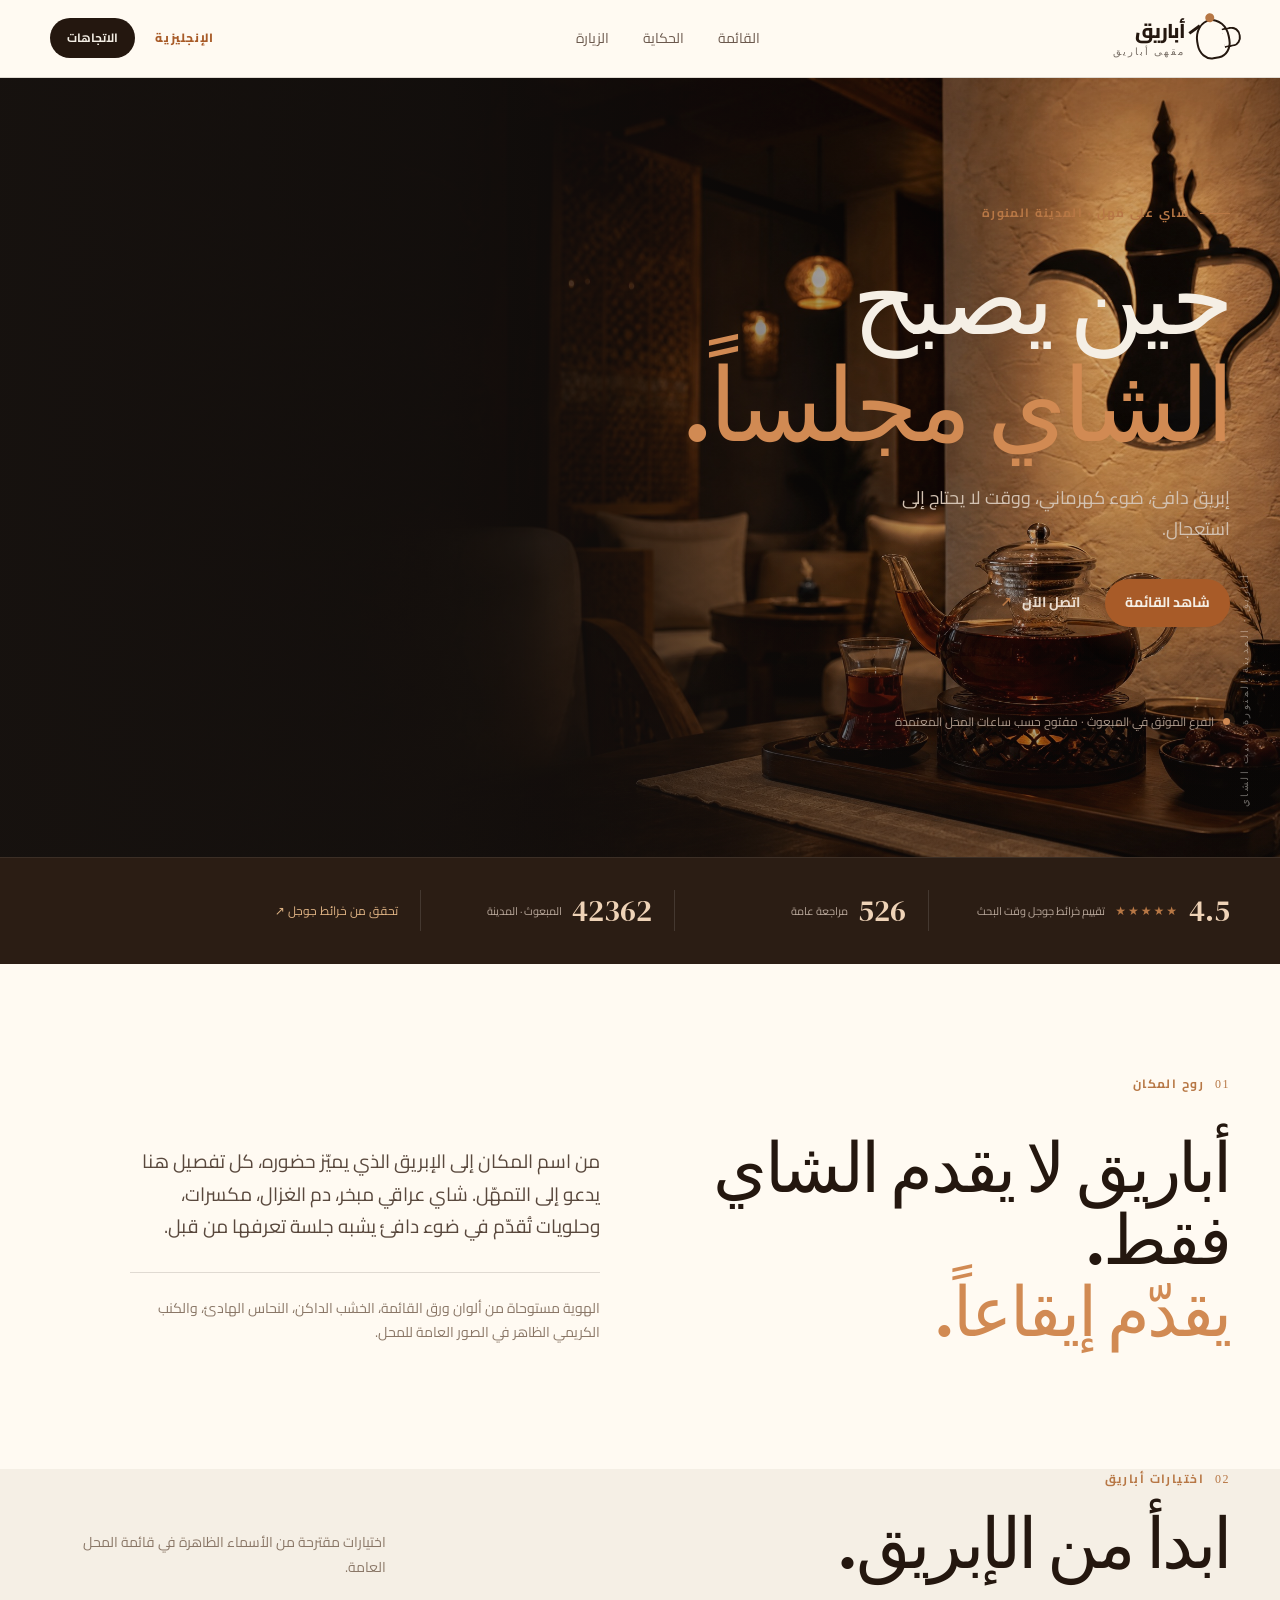
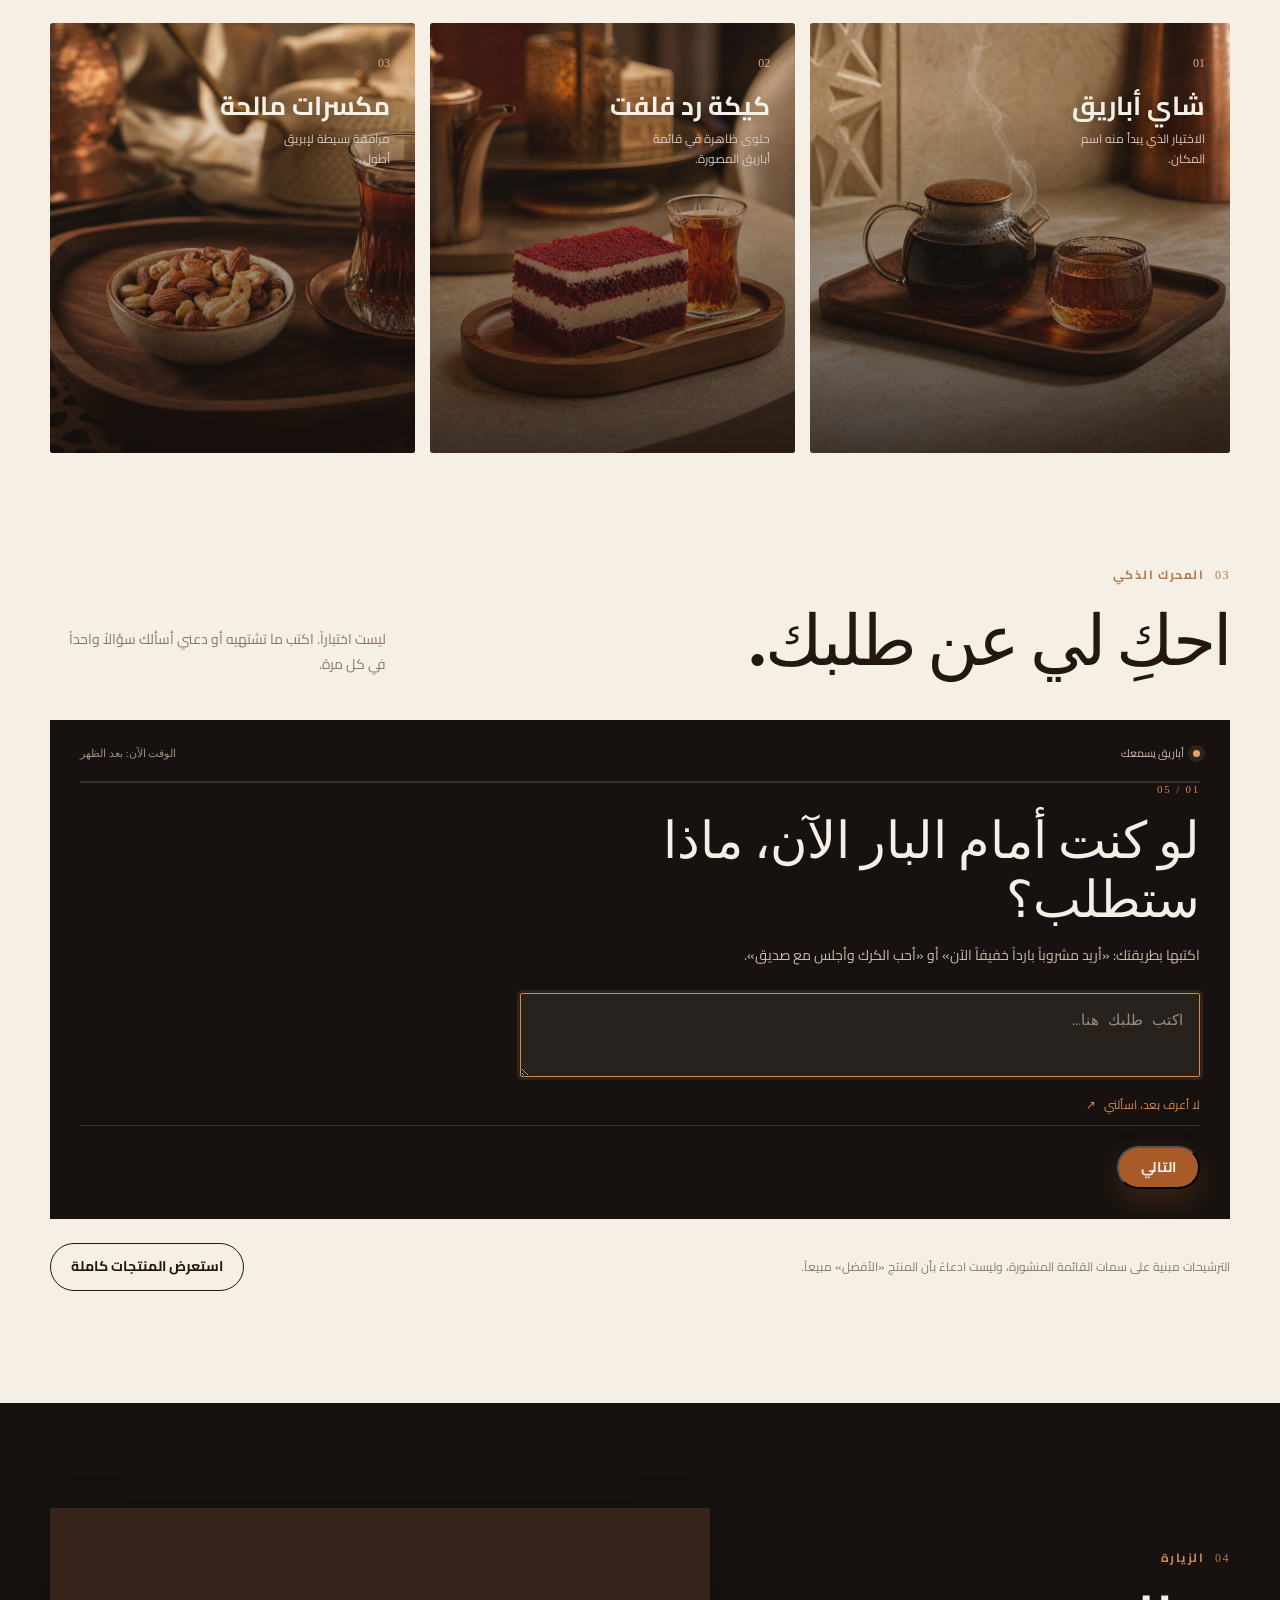
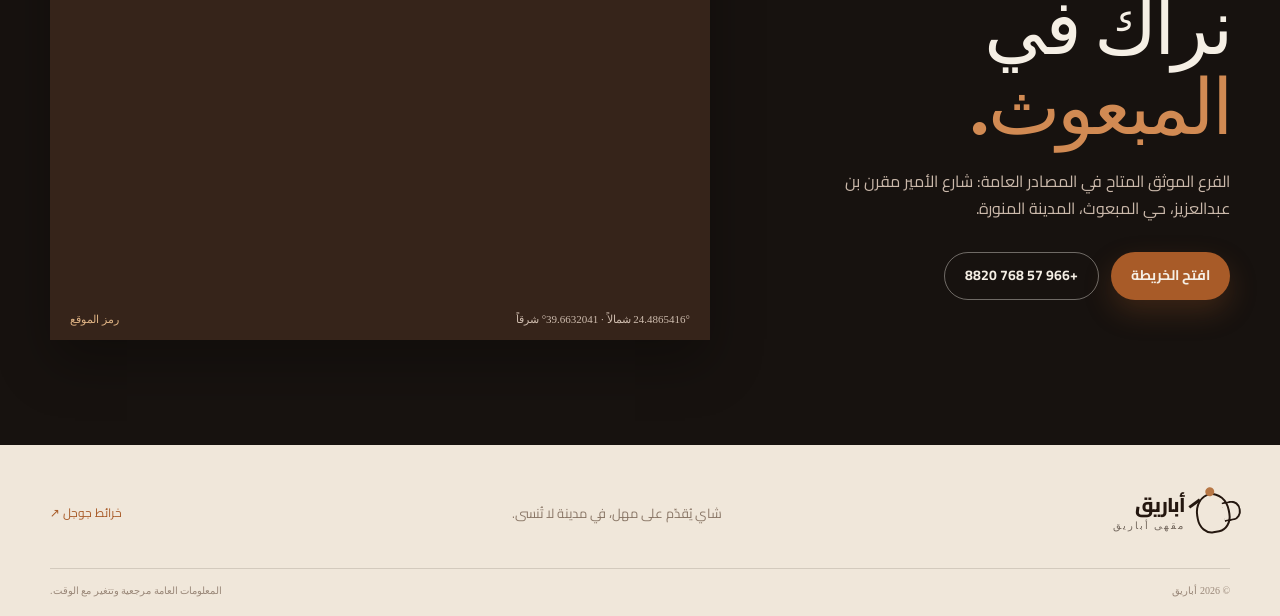
<file: index.html>
<!doctype html>
<html lang="ar" dir="rtl">
  <head>
    <meta charset="UTF-8" />
    <meta name="viewport" content="width=device-width, initial-scale=1" />
    <meta name="description" content="أباريق — شاي على مهل، بطابع المدينة المنورة." />
    <meta name="theme-color" content="#24170f" />
    <title>أباريق | مقهى أباريق</title>
    <link rel="preconnect" href="https://fonts.googleapis.com" />
    <link rel="preconnect" href="https://fonts.gstatic.com" crossorigin />
    <link href="https://fonts.googleapis.com/css2?family=Cairo:wght@400;500;600;700;800&family=DM+Serif+Display&display=swap" rel="stylesheet" />
    <link rel="stylesheet" href="styles.css" />
  </head>
  <body>
    <a class="skip-link" href="#mainContent">تخطى إلى المحتوى</a>
    <div class="scroll-progress" id="scrollProgress" aria-hidden="true"></div>
    <header class="site-header" id="top">
      <a class="brand" href="#top" aria-label="أباريق">
        <span class="brand-mark" aria-hidden="true"><span></span></span>
        <span><b>أباريق</b><small data-i18n="brandName">مقهى أباريق</small></span>
      </a>
      <button class="menu-toggle" id="menuToggle" type="button" aria-expanded="false" aria-controls="siteNav" aria-label="فتح القائمة">☰</button>
      <nav class="nav-links" id="siteNav" aria-label="التنقل الرئيسي">
        <a href="products.html" data-i18n="navMenu">القائمة</a>
        <a href="#story" data-i18n="navStory">الحكاية</a>
        <a href="#visit" data-i18n="navVisit">الزيارة</a>
      </nav>
      <div class="header-actions">
        <button class="lang-toggle" id="langToggle" type="button">الإنجليزية</button>
        <a class="button button-small" href="https://maps.app.goo.gl/EAAQWbcBdx2AiWVx8?g_st=aw" target="_blank" rel="noreferrer" data-i18n="directions">الاتجاهات</a>
      </div>
    </header>

    <main id="mainContent">
      <section class="hero section-dark">
        <div class="hero-image" role="img" aria-label="إبريق شاي وأجواء دافئة في أباريق"></div>
        <div class="hero-overlay"></div>
        <div class="hero-content container">
          <p class="eyebrow" data-i18n="eyebrow">شاي على مهل · المدينة المنورة</p>
          <h1 data-i18n="heroTitle">حين يصبح<br /><em>الشاي مجلساً.</em></h1>
          <p class="hero-copy" data-i18n="heroCopy">إبريق دافئ، ضوء كهرماني، ووقت لا يحتاج إلى استعجال.</p>
          <div class="hero-actions">
            <a class="button button-primary" href="products.html" data-i18n="viewMenu">شاهد القائمة</a>
            <a class="text-link" href="tel:+966577688820" data-i18n="callNow">اتصل الآن <span>↗</span></a>
          </div>
          <div class="hero-note"><span class="status-dot"></span><span data-i18n="openNote">الفرع الموثق في المبعوث · مفتوح حسب ساعات المحل المعتمدة</span></div>
        </div>
        <div class="hero-vertical" data-i18n="heroDescriptor">أباريق · المدينة المنورة · بيت الشاي</div>
      </section>

      <section class="trust-strip">
        <div class="container trust-grid">
          <div><span class="metric-value">4.5</span><span class="stars">★★★★★</span><span class="metric-label" data-i18n="ratingLabel">تقييم خرائط جوجل وقت البحث</span></div>
          <div><span class="metric-value">526</span><span class="metric-label" data-i18n="reviewsLabel">مراجعة عامة</span></div>
          <div><span class="metric-value">42362</span><span class="metric-label" data-i18n="districtLabel">المبعوث · المدينة</span></div>
          <a class="trust-link" href="https://www.google.com/maps/place/Abareq+Cafe/@24.4865416,39.6632041,17z" target="_blank" rel="noreferrer" data-i18n="verifyGoogle">تحقق من خرائط جوجل ↗</a>
        </div>
      </section>

      <section class="story container section" id="story">
        <div class="section-kicker"><span>01</span><span data-i18n="storyKicker">روح المكان</span></div>
        <div class="story-grid">
          <div><h2 data-i18n="storyTitle">أباريق لا يقدم الشاي فقط.<br /><em>يقدّم إيقاعاً.</em></h2></div>
          <div class="story-copy"><p data-i18n="storyCopy">من اسم المكان إلى الإبريق الذي يميّز حضوره، كل تفصيل هنا يدعو إلى التمهّل. شاي عراقي مبخر، دم الغزال، مكسرات، وحلويات تُقدّم في ضوء دافئ يشبه جلسة تعرفها من قبل.</p><p class="muted" data-i18n="storySubcopy">الهوية مستوحاة من ألوان ورق القائمة، الخشب الداكن، النحاس الهادئ، والكنب الكريمي الظاهر في الصور العامة للمحل.</p></div>
        </div>
      </section>

      <section class="featured section-cream" id="featured">
        <div class="container">
          <div class="section-heading"><div><div class="section-kicker"><span>02</span><span data-i18n="selectionKicker">اختيارات أباريق</span></div><h2 data-i18n="selectionTitle">ابدأ من الإبريق.</h2></div><p data-i18n="selectionNote">اختيارات مقترحة من الأسماء الظاهرة في قائمة المحل العامة. لا تُنشر كـ«الأفضل» إلا بعد اعتماد بيانات المبيعات.</p></div>
          <div class="feature-grid">
            <article class="feature-card feature-dark"><img src="assets/tea-product.jpg" alt="إبريق شاي وكأس شاي" loading="lazy" decoding="async" /><div><span class="card-number">01</span><h3>شاي أباريق</h3><p data-i18n="teaDescription">الاختيار الذي يبدأ منه اسم المكان.</p></div></article>
            <article class="feature-card feature-berry"><img src="assets/dessert-product.jpg" alt="كيكة رد فلفت مع شاي" loading="lazy" decoding="async" /><div><span class="card-number">02</span><h3>كيكة رد فلفت</h3><p data-i18n="cakeDescription">حلوى ظاهرة في قائمة أباريق المصورة.</p></div></article>
            <article class="feature-card feature-nuts"><img src="assets/nuts-product.jpg" alt="مكسرات مالحة مع شاي" loading="lazy" decoding="async" /><div><span class="card-number">03</span><h3>مكسرات مالحة</h3><p data-i18n="nutsDescription">مرافقة بسيطة لإبريق أطول.</p></div></article>
          </div>
        </div>
      </section>

      <section class="recommender-section section-cream" id="menu">
        <div class="container">
          <div class="section-heading"><div><div class="section-kicker"><span>03</span><span data-i18n="recommenderKicker">المحرك الذكي</span></div><h2 data-i18n="recommenderTitle">احكِ لي عن طلبك.</h2></div><p data-i18n="recommenderNote">ليست اختباراً. اكتب ما تشتهيه أو دعني أسألك سؤالاً واحداً في كل مرة.</p></div>
          <div class="assistant-shell" id="recommendationPanel" aria-live="polite">
            <div class="assistant-topline"><span class="assistant-pulse"></span><span data-i18n="assistantStatus">أباريق يسمعك</span><span class="assistant-time" id="assistantTime"></span></div>
            <div class="assistant-progress"><span id="assistantProgressBar"></span></div>
            <div class="assistant-stage" id="assistantStage"></div>
            <div class="assistant-actions"><button class="button button-primary" id="assistantNext" type="button" data-i18n="assistantNext">التالي</button><button class="text-link assistant-back" id="assistantBack" type="button" data-i18n="assistantBack">رجوع</button></div>
          </div>
          <div class="recommendation-footer"><p data-i18n="recommendationDisclaimer">الترشيحات مبنية على سمات القائمة المنشورة، وليست ادعاءً بأن المنتج «الأفضل» مبيعاً.</p><a class="button button-ghost dark-ghost" href="products.html" data-i18n="browseAllProducts">استعرض المنتجات كاملة</a></div>
        </div>
      </section>

      <section class="visit section-dark" id="visit">
        <div class="container visit-grid">
          <div><div class="section-kicker light"><span>04</span><span data-i18n="visitKicker">الزيارة</span></div><h2 data-i18n="visitTitle">نراك في<br /><em>المبعوث.</em></h2><p class="visit-copy" data-i18n="visitCopy">الفرع الموثق المتاح في المصادر العامة: شارع الأمير مقرن بن عبدالعزيز، حي المبعوث، المدينة المنورة.</p><div class="visit-actions"><a class="button button-primary" href="https://maps.app.goo.gl/EAAQWbcBdx2AiWVx8?g_st=aw" target="_blank" rel="noreferrer" data-i18n="openMap">افتح الخريطة</a><a class="button button-ghost" href="tel:+966577688820" data-i18n="phone">+966 57 768 8820</a></div></div>
          <div class="map-card"><iframe title="خريطة موقع أباريق" src="https://www.google.com/maps?q=Abareq%20Cafe%20Madinah&output=embed&hl=ar" loading="lazy"></iframe><div class="map-caption"><span data-i18n="coordinates">24.4865416° شمالاً · 39.6632041° شرقاً</span><b data-i18n="plusCode" title="FMP7+J7">رمز الموقع</b></div></div>
        </div>
      </section>
    </main>

    <button class="back-to-top" id="backToTop" type="button" aria-label="العودة إلى الأعلى">↑</button>
    <footer class="site-footer"><div class="container footer-grid"><div class="brand"><span class="brand-mark" aria-hidden="true"><span></span></span><span><b>أباريق</b><small data-i18n="brandName">مقهى أباريق</small></span></div><p data-i18n="footerNote">شاي يُقدّم على مهل، في مدينة لا تُنسى.</p><a href="https://www.google.com/maps/place/Abareq+Cafe/@24.4865416,39.6632041,17z" target="_blank" rel="noreferrer" data-i18n="googleMaps">خرائط جوجل ↗</a></div><div class="container footer-bottom"><span data-i18n="copyright">© 2026 أباريق</span><span data-i18n="sourceNote">المعلومات العامة مرجعية وتتغير مع الوقت.</span></div></footer>
    <script src="app.js" defer></script>
  </body>
</html>
</file>
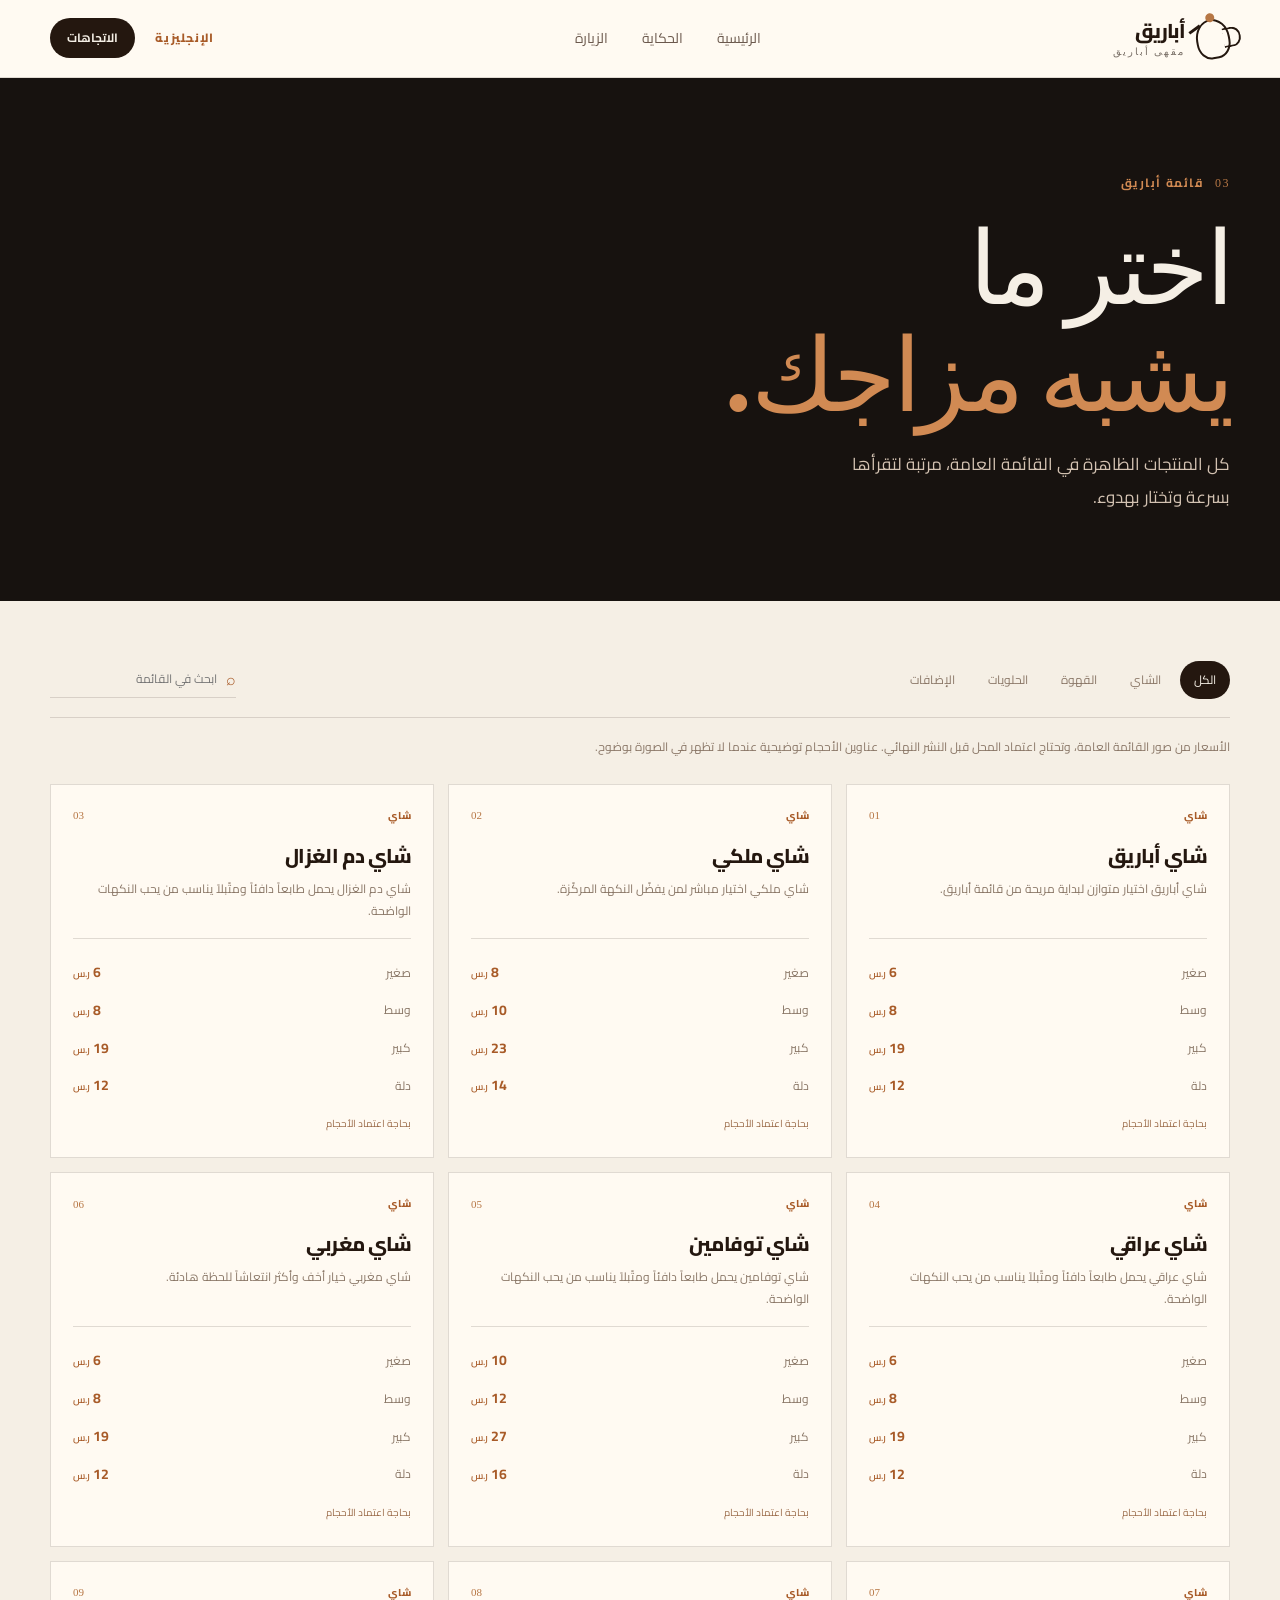
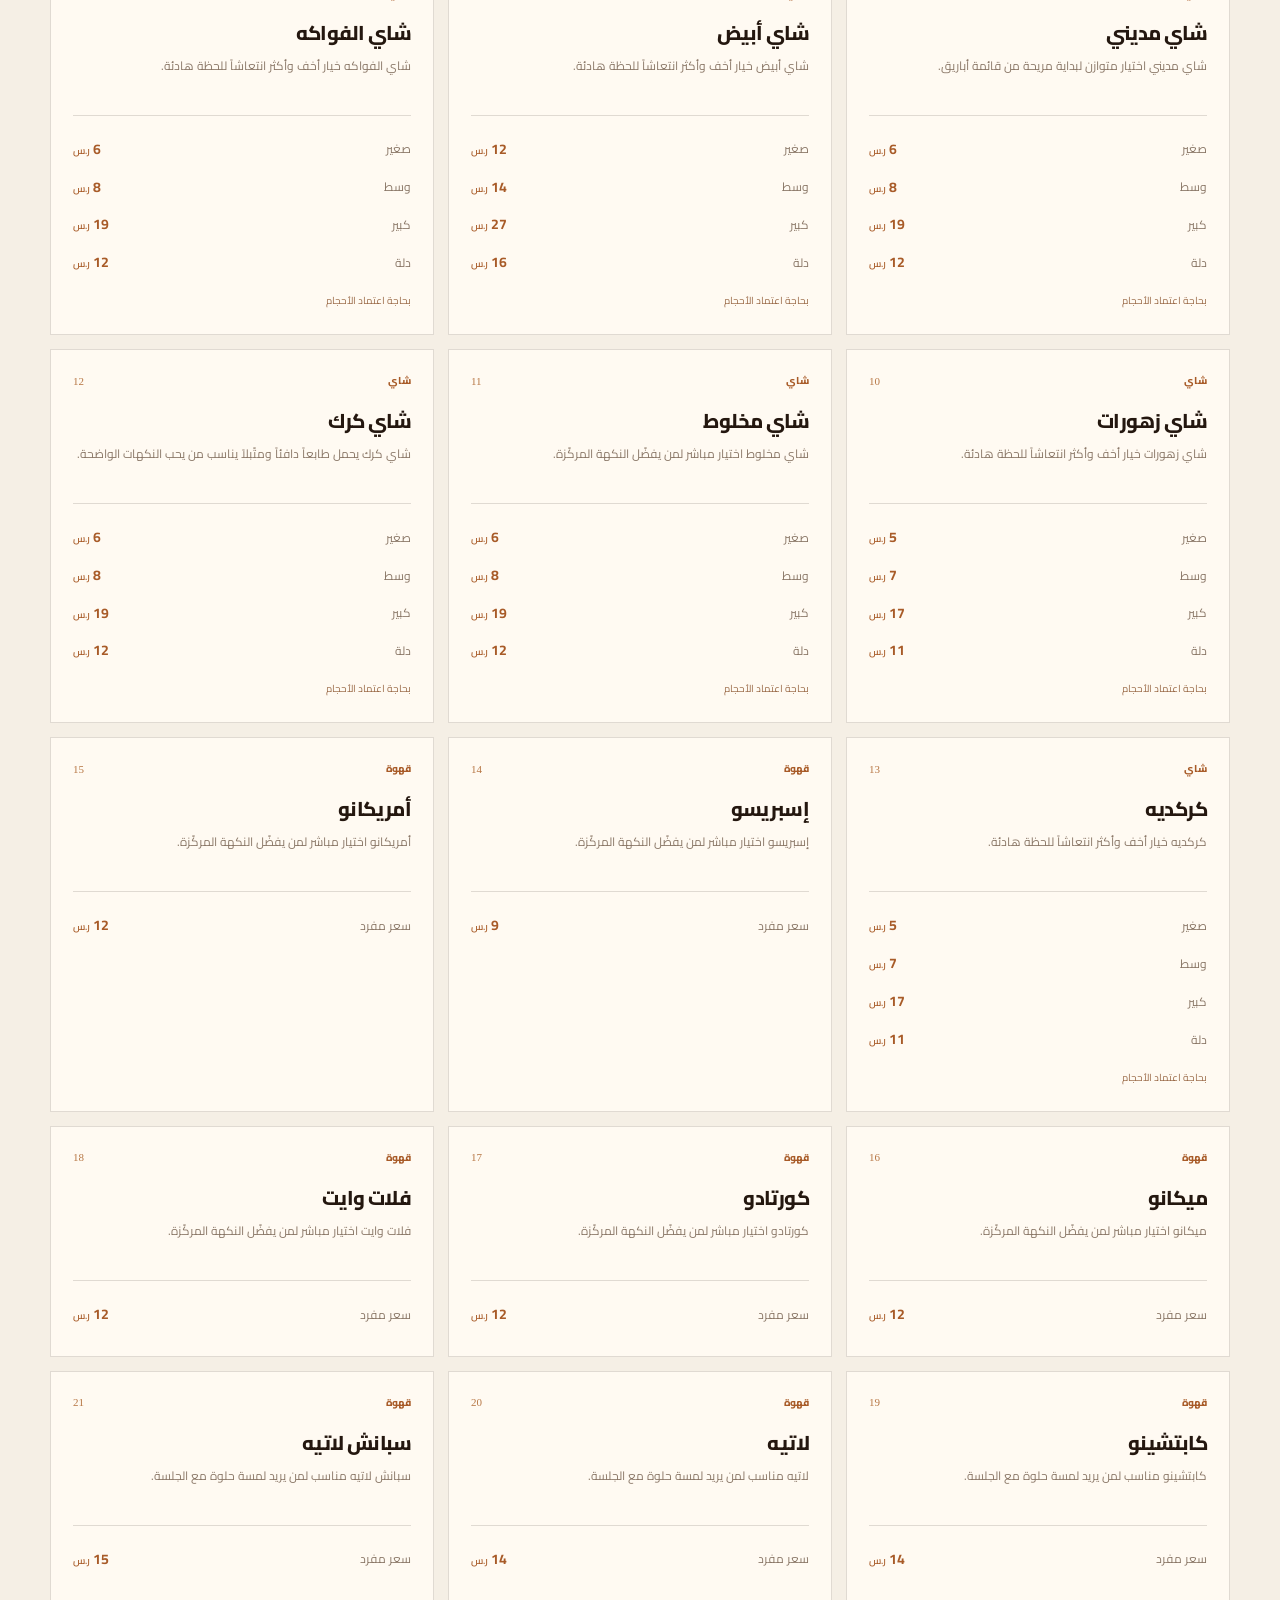
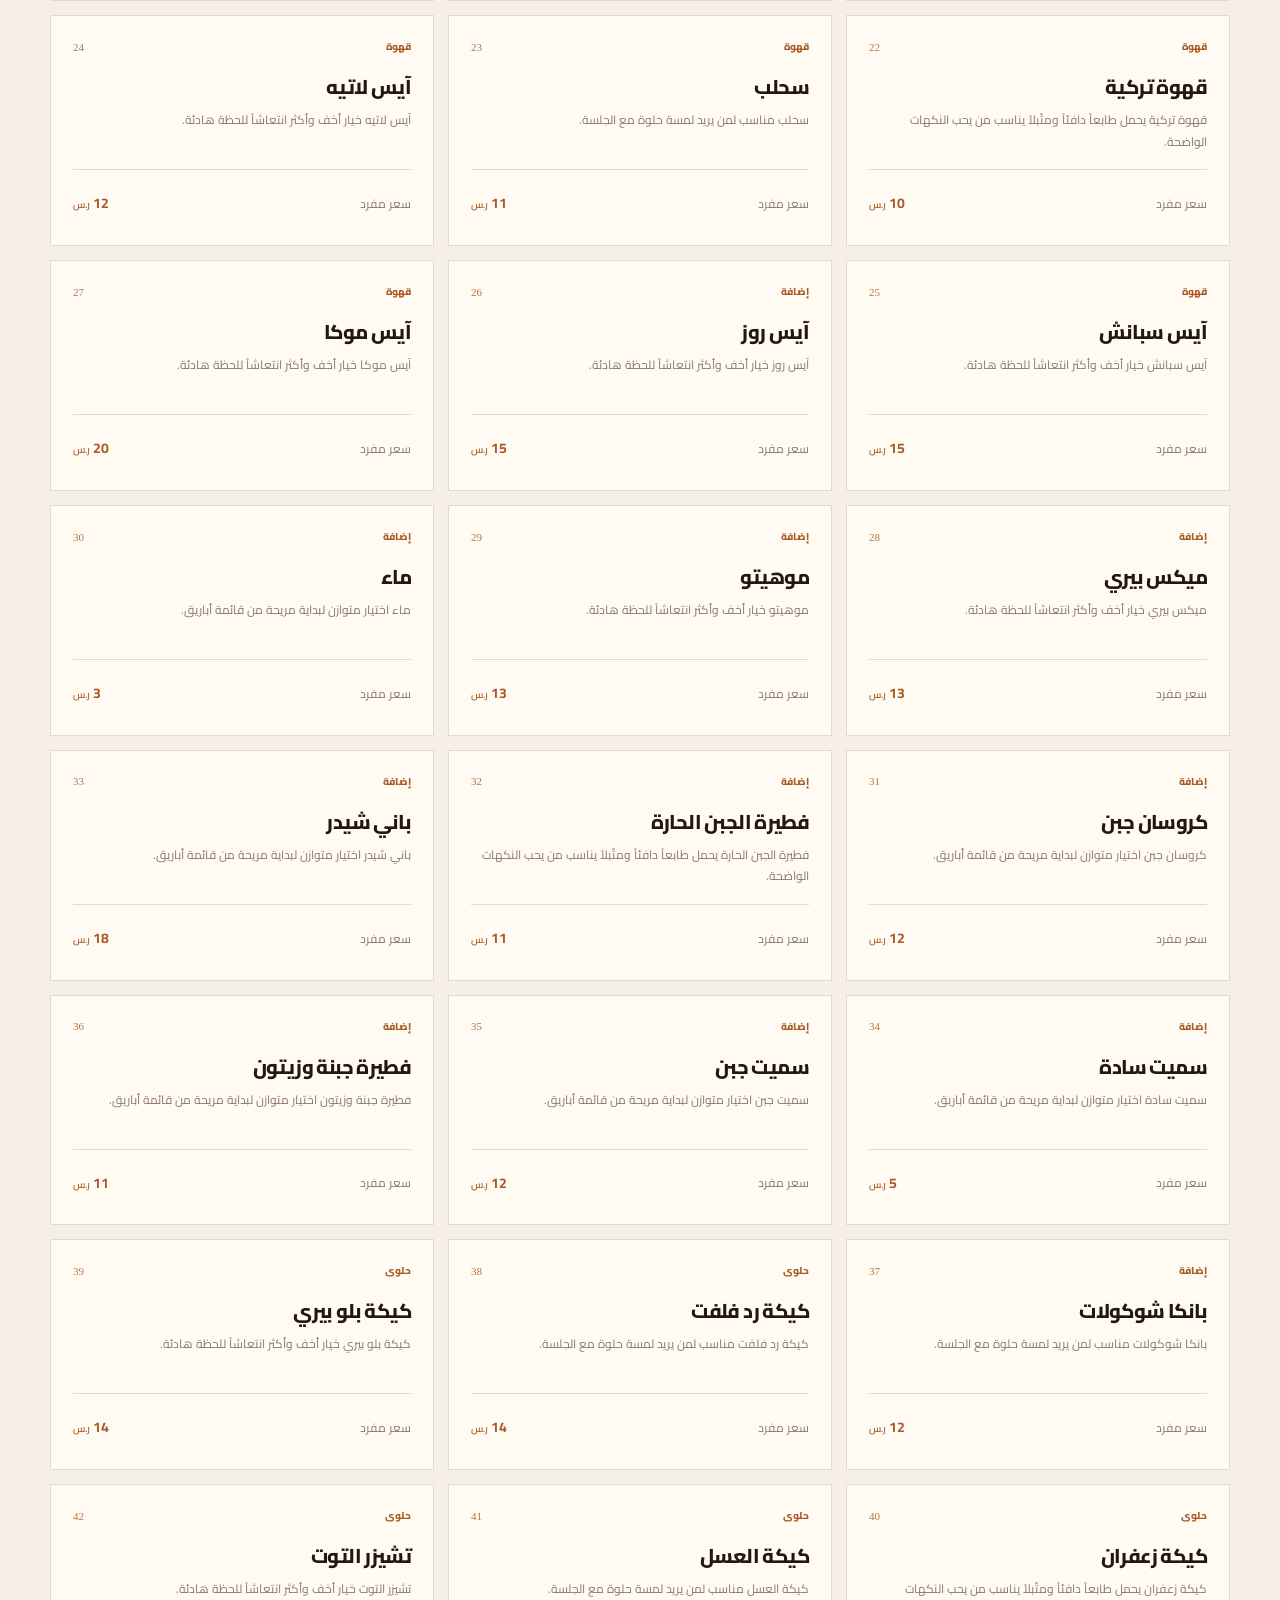
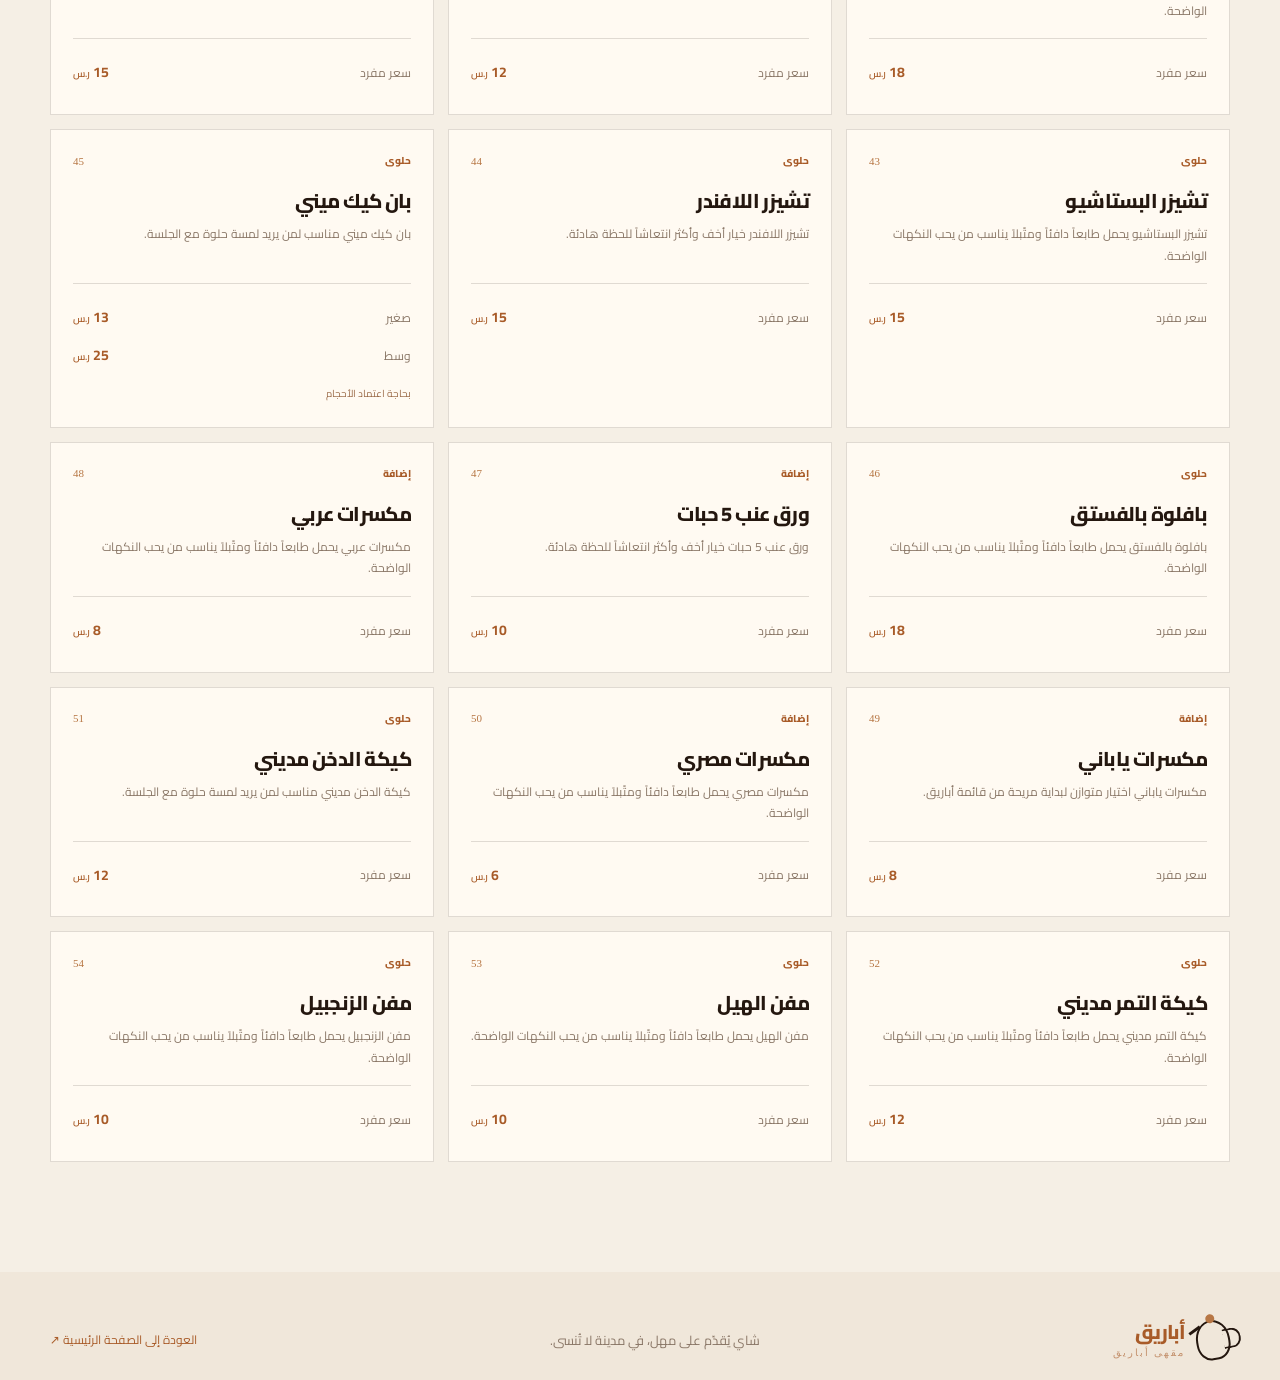
<file: products.html>
<!doctype html>
<html lang="ar" dir="rtl">
<head>
  <meta charset="UTF-8" />
  <meta name="viewport" content="width=device-width, initial-scale=1" />
  <meta name="description" content="قائمة منتجات أباريق وأسعارها الحالية." />
  <title>القائمة | أباريق</title>
  <link rel="preconnect" href="https://fonts.googleapis.com" />
  <link rel="preconnect" href="https://fonts.gstatic.com" crossorigin />
  <link href="https://fonts.googleapis.com/css2?family=Cairo:wght@400;500;600;700;800&family=DM+Serif+Display&display=swap" rel="stylesheet" />
  <link rel="stylesheet" href="styles.css" />
</head>
<body class="products-page">
  <a class="skip-link" href="#productsMain">تخطى إلى المحتوى</a>
  <header class="site-header" id="top">
    <a class="brand" href="index.html" aria-label="أباريق"><span class="brand-mark" aria-hidden="true"><span></span></span><span><b>أباريق</b><small data-i18n="brandName">مقهى أباريق</small></span></a>
    <nav class="nav-links products-nav" aria-label="التنقل الرئيسي"><a href="index.html" data-i18n="home">الرئيسية</a><a href="index.html#story" data-i18n="story">الحكاية</a><a href="index.html#visit" data-i18n="visit">الزيارة</a></nav>
    <div class="header-actions"><button class="lang-toggle" id="langToggle" type="button">الإنجليزية</button><a class="button button-small" href="https://maps.app.goo.gl/EAAQWbcBdx2AiWVx8?g_st=aw" target="_blank" rel="noreferrer" data-i18n="directions">الاتجاهات</a></div>
  </header>
  <main id="productsMain">
    <section class="products-hero section-dark"><div class="container"><div class="section-kicker light"><span>03</span><span data-i18n="kicker">قائمة أباريق</span></div><h1 data-i18n="title">اختر ما<br /><em>يشبه مزاجك.</em></h1><p data-i18n="intro">كل المنتجات الظاهرة في القائمة العامة، مرتبة لتقرأها بسرعة وتختار بهدوء.</p></div></section>
    <section class="products-section section-cream"><div class="container"><div class="products-toolbar"><div class="products-tabs" role="tablist"><button class="product-tab active" data-category="all" data-i18n="all">الكل</button><button class="product-tab" data-category="tea" data-i18n="tea">الشاي</button><button class="product-tab" data-category="coffee" data-i18n="coffee">القهوة</button><button class="product-tab" data-category="dessert" data-i18n="desserts">الحلويات</button><button class="product-tab" data-category="snack" data-i18n="extras">الإضافات</button></div><label class="search-box"><span aria-hidden="true">⌕</span><input id="productsSearch" type="search" data-i18n-placeholder="search" placeholder="ابحث في القائمة" aria-label="البحث في القائمة" /></label></div><p class="price-note" data-i18n="note">الأسعار من صور القائمة العامة، وتحتاج اعتماد المحل قبل النشر النهائي. عناوين الأحجام توضيحية عندما لا تظهر في الصورة بوضوح.</p><div class="products-grid" id="productsGrid" aria-live="polite"></div><p id="productsEmpty" class="empty-state" hidden data-i18n="empty">لا توجد منتجات مطابقة.</p></div></section>
  </main>
  <footer class="site-footer"><div class="container footer-grid"><a class="brand" href="index.html"><span class="brand-mark" aria-hidden="true"><span></span></span><span><b>أباريق</b><small data-i18n="brandName">مقهى أباريق</small></span></a><p data-i18n="footer">شاي يُقدّم على مهل، في مدينة لا تُنسى.</p><a href="index.html" data-i18n="back">العودة إلى الصفحة الرئيسية ↗</a></div></footer>
  <script src="products.js" defer></script>
</body>
</html>
</file>
<file: styles.css>
/* Abareq design system: amber tea light, walnut, cream seating, copper details. */
:root{--ink:#24170f;--espresso:#17120f;--tea:#a85b28;--copper:#b77745;--paper:#d8c3a5;--cream:#f5efe5;--white:#fffaf2;--muted:#8a7767;--line:rgba(36,23,15,.14);--ease:cubic-bezier(.23,1,.32,1)}
*{box-sizing:border-box}html{scroll-behavior:smooth}body{margin:0;background:var(--white);color:var(--ink);font-family:Cairo,system-ui,sans-serif;line-height:1.7}a{color:inherit;text-decoration:none}button,input{font:inherit}.container{width:min(1180px,calc(100% - 40px));margin-inline:auto}.site-header{height:78px;padding:0 max(20px,calc((100vw - 1180px)/2));display:flex;align-items:center;justify-content:space-between;background:rgba(255,250,242,.94);border-bottom:1px solid var(--line);position:sticky;top:0;z-index:20;backdrop-filter:blur(18px)}.brand{display:flex;align-items:center;gap:11px;direction:rtl}.brand b{display:block;font-size:20px;line-height:1;font-weight:800;letter-spacing:-.05em}.brand small{display:block;font:10px Georgia,serif;letter-spacing:.2em;margin-top:5px;opacity:.6;direction:inherit}.brand-mark{width:34px;height:40px;display:inline-block;position:relative;border:2px solid var(--ink);border-radius:58% 58% 48% 48%;transform:rotate(-10deg)}.brand-mark:before{content:"";position:absolute;right:-13px;top:9px;width:16px;height:16px;border:2px solid var(--ink);border-left:0;border-radius:0 50% 50% 0}.brand-mark:after{content:"";position:absolute;left:-8px;top:4px;width:13px;height:3px;background:var(--ink);transform:rotate(-26deg)}.brand-mark span{position:absolute;width:9px;height:9px;border-radius:50%;background:var(--copper);top:-8px;left:11px}.nav-links{display:flex;gap:34px;font-size:14px;color:#6b594d}.nav-links a{transition:color .18s ease}.nav-links a:hover{color:var(--tea)}.header-actions{display:flex;gap:10px;align-items:center}.lang-toggle{border:0;background:transparent;color:var(--tea);font-weight:800;font-size:12px;letter-spacing:.08em;padding:10px}.button{display:inline-flex;align-items:center;justify-content:center;min-height:48px;padding:0 20px;border-radius:999px;font-size:14px;font-weight:700;transition:transform .18s var(--ease),background .18s var(--ease),color .18s var(--ease);cursor:pointer}.button:active{transform:scale(.97)}.button-small{min-height:40px;padding-inline:17px;background:var(--ink);color:var(--cream);font-size:12px}.button-primary{background:var(--tea);color:var(--cream);box-shadow:0 12px 28px rgba(168,91,40,.25)}.button-primary:hover{background:#c07032;transform:translateY(-2px)}.button-ghost{border:1px solid rgba(255,250,242,.38);color:var(--cream)}.button-ghost:hover{background:rgba(255,250,242,.1)}.section{padding-block:110px}.section-dark{background:var(--espresso);color:var(--cream)}.section-cream{background:var(--cream)}.hero{min-height:700px;position:relative;overflow:hidden;display:flex;align-items:center}.hero-image{position:absolute;inset:0;background:url('assets/hero.jpg') center/cover no-repeat;opacity:.9}.hero-overlay{position:absolute;inset:0;background:linear-gradient(90deg,rgba(23,18,15,.96) 0%,rgba(23,18,15,.78) 34%,rgba(23,18,15,.12) 78%),linear-gradient(0deg,rgba(23,18,15,.32),transparent 45%)}.hero-content{position:relative;z-index:1;padding-block:125px}.eyebrow,.section-kicker{font-size:12px;letter-spacing:.12em;color:var(--copper);font-weight:700;display:flex;align-items:center;gap:11px}.eyebrow:before{content:"";width:30px;height:1px;background:var(--copper)}h1,h2,h3,p{margin-top:0}h1,h2{font-family:"DM Serif Display",Georgia,serif;font-weight:400;line-height:1.04;letter-spacing:-.035em}h1{font-size:clamp(56px,8vw,104px);margin:22px 0 25px;max-width:720px}h1 em,h2 em{color:#d18a53;font-style:normal}.hero-copy{font-size:18px;max-width:365px;color:#d3c2b2;margin-bottom:34px}.hero-actions{display:flex;align-items:center;gap:25px}.text-link{font-size:14px;font-weight:700;color:#eadccf}.text-link span{color:var(--copper);margin-inline-start:7px}.hero-note{margin-top:85px;display:flex;align-items:center;gap:9px;color:#ae9b8d;font-size:12px}.status-dot{display:inline-block;width:7px;height:7px;background:#d18a53;border-radius:50%;box-shadow:0 0 0 5px rgba(209,138,83,.12)}.hero-vertical{position:absolute;right:30px;bottom:50px;writing-mode:vertical-rl;transform:rotate(180deg);font:10px Georgia,serif;letter-spacing:.25em;color:rgba(255,250,242,.4)}.trust-strip{background:#2b1d14;color:var(--cream);border-top:1px solid rgba(255,255,255,.08)}.trust-grid{display:grid;grid-template-columns:1.3fr 1fr 1fr 1.5fr;align-items:center;min-height:106px;gap:22px}.trust-grid>div{display:flex;align-items:center;gap:10px;border-left:1px solid rgba(255,255,255,.12);padding-left:20px}.metric-value{font:30px "DM Serif Display",Georgia,serif;color:#efd3b7}.stars{font-size:12px;letter-spacing:2px;color:var(--copper)}.metric-label{font-size:11px;color:#b9a89b}.trust-link{font-size:12px;color:#dfb384;text-align:start}.section-kicker span:first-child{font:12px Georgia,serif;color:var(--copper)}.story-grid{display:grid;grid-template-columns:1fr 1fr;gap:80px;margin-top:38px}.story h2{font-size:clamp(45px,5.4vw,78px);margin:0}.story-copy{max-width:470px;font-size:19px;color:#59483d;padding-top:13px}.story-copy .muted{color:var(--muted);font-size:14px;border-top:1px solid var(--line);padding-top:24px;margin-top:30px}.section-heading{display:flex;justify-content:space-between;gap:35px;align-items:end;margin-bottom:43px}.section-heading h2{font-size:clamp(45px,5.5vw,74px);margin:18px 0 0}.section-heading>p{max-width:350px;color:var(--muted);font-size:14px;margin:0}.feature-grid{display:grid;grid-template-columns:1.15fr 1fr 1fr;gap:15px}.feature-card{min-height:430px;position:relative;overflow:hidden;color:var(--cream);display:flex;flex-direction:column;justify-content:space-between;padding:25px;border-radius:3px}.feature-card img{position:absolute;inset:0;width:100%;height:100%;object-fit:cover;z-index:0;transition:transform .6s var(--ease)}.feature-card:hover img{transform:scale(1.05)}.feature-card:after{content:"";position:absolute;inset:0;background:linear-gradient(0deg,rgba(23,18,15,.9),rgba(23,18,15,.04) 75%)}.feature-card>div{position:relative;z-index:1}.feature-card h3{font-size:26px;margin:8px 0 1px}.feature-card p{font-size:12px;color:#d8c9bd;margin:0}.card-number{font:12px Georgia,serif;color:#e3ad7d}.menu-section{padding-block:112px}.menu-toolbar{display:flex;justify-content:space-between;align-items:center;gap:20px;border-bottom:1px solid var(--line);padding-bottom:18px;margin-bottom:29px}.menu-tabs{display:flex;gap:5px;flex-wrap:wrap}.menu-tab{border:0;background:transparent;color:#8a7767;padding:9px 14px;border-radius:999px;font-size:12px;cursor:pointer}.menu-tab.active,.menu-tab:hover{background:var(--ink);color:var(--cream)}.search-box{display:flex;align-items:center;gap:7px;color:var(--tea);border-bottom:1px solid var(--line);padding:4px 0}.search-box input{border:0;outline:0;background:transparent;min-width:130px;color:var(--ink);font-size:12px}.menu-grid{display:grid;grid-template-columns:repeat(3,1fr);gap:0 26px}.menu-item{display:flex;justify-content:space-between;gap:16px;padding:18px 0;border-bottom:1px solid var(--line)}.menu-item h3{font-size:15px;margin:0 0 2px}.menu-item p{font-size:11px;color:var(--muted);margin:0}.price{color:var(--tea);font-weight:800;font-size:14px;white-space:nowrap}.empty-state{text-align:center;color:var(--muted);padding:35px}.visit{padding-block:105px}.visit-grid{display:grid;grid-template-columns:.8fr 1.2fr;align-items:center;gap:80px}.section-kicker.light{color:#d18a53}.visit h2{font-size:clamp(55px,6vw,86px);margin:20px 0}.visit-copy{color:#cbb9ab;max-width:390px;font-size:16px}.visit-actions{display:flex;gap:12px;margin-top:30px;flex-wrap:wrap}.map-card{background:#36241a;padding:12px;box-shadow:0 24px 50px rgba(0,0,0,.28)}.map-card iframe{display:block;width:100%;height:380px;border:0;filter:sepia(.22) saturate(.75) contrast(1.04)}.map-caption{display:flex;justify-content:space-between;gap:10px;padding:13px 8px 2px;font:11px Georgia,serif;color:#cdbbad}.map-caption b{font-weight:400;color:#dfb384}.site-footer{background:#f0e7da;padding:48px 0 20px}.footer-grid{display:flex;align-items:center;justify-content:space-between;gap:20px}.footer-grid p{font-size:13px;color:var(--muted);margin:0}.footer-grid>a{font-size:12px;color:var(--tea)}.footer-bottom{border-top:1px solid var(--line);margin-top:35px;padding-top:16px;display:flex;justify-content:space-between;color:#9a8879;font:10px Georgia,serif;direction:inherit}.footer-bottom span:last-child{direction:rtl}
@media (max-width:800px){.site-header{height:68px}.nav-links{display:none}.container{width:min(100% - 30px,620px)}.hero{min-height:680px}.hero-content{padding-block:105px 80px}.hero-overlay{background:linear-gradient(90deg,rgba(23,18,15,.94),rgba(23,18,15,.48)),linear-gradient(0deg,rgba(23,18,15,.45),transparent 55%)}.hero-vertical{display:none}.trust-grid{grid-template-columns:1fr 1fr;gap:0;padding-block:14px}.trust-grid>div{min-height:58px;padding:10px 0;border-left:0;border-bottom:1px solid rgba(255,255,255,.1)}.trust-link{grid-column:span 2;padding:16px 0 5px;text-align:right}.story-grid,.visit-grid{grid-template-columns:1fr;gap:28px}.section{padding-block:80px}.section-heading{display:block}.section-heading>p{margin-top:18px}.feature-grid{grid-template-columns:1fr}.feature-card{min-height:320px}.menu-toolbar{display:block}.menu-tabs{margin-bottom:15px;overflow:auto;flex-wrap:nowrap}.menu-tab{white-space:nowrap}.search-box{width:100%}.menu-grid{grid-template-columns:1fr}.visit-grid{gap:45px}.map-card iframe{height:300px}.footer-grid{align-items:flex-start;flex-direction:column}.footer-bottom{display:block;line-height:2}.footer-bottom span{display:block}.footer-bottom span:last-child{direction:rtl}.hero-actions{flex-wrap:wrap}}
@media (prefers-reduced-motion:reduce){html{scroll-behavior:auto}*,*:before,*:after{transition-duration:.01ms!important}}

/* Abareq interaction layer: restrained motion, warm depth, and accessible focus states. */
.skip-link{position:fixed;inset-inline-start:16px;top:12px;z-index:100;padding:10px 15px;background:var(--cream);color:var(--ink);border-radius:999px;transform:translateY(-160%);transition:transform .2s var(--ease)}.skip-link:focus{transform:translateY(0)}
.scroll-progress{position:fixed;inset:0 0 auto 0;height:3px;width:0;background:linear-gradient(90deg,var(--copper),#e7b07b);z-index:60;transform-origin: right center;transition:width .08s linear}
.menu-toggle{display:none;border:1px solid var(--line);background:var(--white);color:var(--ink);width:42px;height:42px;border-radius:50%;font-size:20px;line-height:1;transition:background .18s var(--ease),transform .18s var(--ease)}.menu-toggle:active{transform:scale(.94)}
.back-to-top{position:fixed;inset-inline-end:20px;bottom:22px;z-index:18;width:44px;height:44px;border:1px solid rgba(255,250,242,.25);border-radius:50%;background:var(--ink);color:var(--cream);font-size:20px;opacity:0;pointer-events:none;transform:translateY(10px);transition:opacity .22s var(--ease),transform .22s var(--ease),background .18s var(--ease)}.back-to-top.is-visible{opacity:1;pointer-events:auto;transform:translateY(0)}.back-to-top:hover{background:var(--tea)}
:focus-visible{outline:3px solid #e0a36d;outline-offset:4px}.nav-links a,.trust-link,.text-link,.footer-grid>a{transition:color .18s var(--ease),transform .18s var(--ease)}.nav-links a:hover,.trust-link:hover,.text-link:hover,.footer-grid>a:hover{transform:translateY(-1px)}
.reveal{opacity:0;transform:translateY(22px);transition:opacity .7s var(--ease),transform .7s var(--ease)}.reveal.is-visible{opacity:1;transform:none}.menu-item{transition:background .2s var(--ease),transform .2s var(--ease),padding-inline .2s var(--ease)}.menu-item:hover{background:rgba(168,91,40,.06);transform:translateX(-5px);padding-inline:12px}.menu-tab{transition:background .2s var(--ease),color .2s var(--ease),transform .2s var(--ease)}.menu-tab:active{transform:scale(.96)}.feature-card,.map-card{transition:transform .3s var(--ease),box-shadow .3s var(--ease)}.feature-card:hover{transform:translateY(-5px);box-shadow:0 18px 36px rgba(36,23,15,.2)}.map-card:hover{transform:translateY(-4px);box-shadow:0 30px 60px rgba(0,0,0,.34)}
@media (max-width:800px){.menu-toggle{display:inline-flex;align-items:center;justify-content:center;order:2}.site-header .brand{order:1}.header-actions{order:3}.site-header{position:sticky}.nav-links{position:absolute;top:calc(100% + 8px);inset-inline:15px;display:flex;flex-direction:column;gap:4px;padding:10px;background:rgba(255,250,242,.98);border:1px solid var(--line);box-shadow:0 18px 35px rgba(36,23,15,.15);border-radius:18px;opacity:0;visibility:hidden;transform:translateY(-8px);transition:opacity .2s var(--ease),transform .2s var(--ease),visibility .2s}.nav-links.is-open{opacity:1;visibility:visible;transform:none}.nav-links a{padding:10px 12px;border-radius:10px}.nav-links a:hover{background:rgba(168,91,40,.08)}.header-actions .button-small{display:none}.back-to-top{inset-inline-end:15px;bottom:15px}}
@media (prefers-reduced-motion:reduce){.reveal{opacity:1;transform:none}.feature-card:hover,.map-card:hover,.menu-item:hover{transform:none}.scroll-progress{transition:none}}

/* Mobile refinement: balanced Arabic/English wrapping, stronger image contrast, and touch-safe spacing. */
html,body{overflow-x:hidden}.feature-card{isolation:isolate;overflow:hidden}.feature-card img{opacity:.92;z-index:-2}.feature-card:after{z-index:-1;background:linear-gradient(180deg,rgba(20,13,10,.05) 18%,rgba(20,13,10,.78) 100%);pointer-events:none}.feature-card>div{text-shadow:0 2px 16px rgba(0,0,0,.45)}.feature-card h3,.feature-card p{max-width:18ch}.section-heading h2,.hero-content h1{text-wrap:balance;overflow-wrap:break-word}.section-heading>p{max-width:42ch;line-height:1.8}
.menu-item{align-items:flex-start;min-width:0}.menu-item>div:first-child{min-width:0;flex:1}.menu-item h3{line-height:1.45;overflow-wrap:anywhere;text-wrap:balance}.price{flex:0 0 auto;max-width:46%;white-space:normal;text-align:end;line-height:1.4;overflow-wrap:anywhere}
@media (max-width:800px){.hero-content h1{font-size:clamp(46px,13vw,78px);line-height:1.04;max-width:10ch}.hero-content p{max-width:28ch;line-height:1.85}.section-heading h2{font-size:clamp(42px,11vw,68px);line-height:1.02;max-width:10ch}.section-heading>p{max-width:34ch}.feature-card{min-height:300px}.feature-card>div:last-child{padding:24px}.feature-card h3{font-size:clamp(24px,7vw,34px);line-height:1.15}.menu-grid{gap:0 16px}.menu-item{gap:12px;padding-block:16px}.menu-item h3{font-size:clamp(14px,4vw,17px)}.price{font-size:clamp(12px,3.4vw,14px);max-width:44%}.menu-toolbar{gap:14px}.menu-tabs{padding-bottom:6px;scrollbar-width:none}.menu-tabs::-webkit-scrollbar{display:none}.search-box input{font-size:16px}.visit-copy{line-height:1.9}}
@media (max-width:420px){.container{width:min(100% - 24px,620px)}.hero-content{padding-inline:4px}.hero-actions .button{width:100%;justify-content:center}.menu-item{gap:8px}.price{max-width:42%}.brand{min-width:0}.brand>span:last-child{min-width:0}.brand b{font-size:18px}.header-actions{min-width:0}}
@media (max-width:360px){.site-header{padding-inline:12px}.brand{gap:7px}.brand-mark{width:29px;height:35px}.brand b{font-size:16px}.brand small{font-size:8px;letter-spacing:.12em}.menu-toggle{width:38px;height:38px}.menu-item{display:grid;grid-template-columns:minmax(0,1fr) auto;align-items:start}.menu-item h3{font-size:14px;overflow-wrap:break-word}.price{max-width:88px;font-size:12px}.section-heading>p{font-size:13px}.hero-content h1{font-size:clamp(42px,14vw,58px)}}

/* Abareq smart match + products: warm, explainable, card-first interface. */
.recommender-section{padding-block:112px}.recommendation-panel{display:grid;grid-template-columns:repeat(3,1fr);gap:1px;background:var(--line);border:1px solid var(--line);margin-top:30px}.recommendation-question{background:var(--white);padding:28px;min-height:205px}.question-step{font:11px Georgia,serif;color:var(--copper);letter-spacing:.16em}.recommendation-question h3{font-size:21px;line-height:1.35;margin:16px 0 22px}.choice-grid{display:flex;flex-wrap:wrap;gap:8px}.choice-grid button{border:1px solid var(--line);background:transparent;color:var(--ink);border-radius:999px;padding:10px 13px;font-size:12px;transition:background .2s var(--ease),color .2s var(--ease),transform .2s var(--ease),border-color .2s var(--ease)}.choice-grid button:hover,.choice-grid button.is-selected{background:var(--ink);border-color:var(--ink);color:var(--cream);transform:translateY(-2px)}.recommendation-result{grid-column:1/-1;background:var(--espresso);color:var(--cream);padding:30px;animation:recommendation-in .4s var(--ease) both}.result-heading{display:flex;align-items:flex-start;gap:14px;margin-bottom:20px}.result-spark{color:#e4a36c;font-size:26px;line-height:1}.result-heading h3{font-family:'DM Serif Display',Georgia,serif;font-size:31px;font-weight:400;line-height:1.15;margin:5px 0 0}.result-heading .section-kicker{color:#d18a53}.recommendation-list{display:grid;grid-template-columns:repeat(5,1fr);gap:10px}.recommendation-card{border:1px solid rgba(255,250,242,.18);padding:17px;min-width:0;display:flex;flex-direction:column;justify-content:space-between;gap:20px;transition:transform .22s var(--ease),background .22s var(--ease)}.recommendation-card:hover{transform:translateY(-4px);background:rgba(255,250,242,.07)}.recommendation-rank{font:11px Georgia,serif;color:#d18a53}.recommendation-card h4{font-size:16px;line-height:1.4;margin:0 0 8px;overflow-wrap:break-word}.recommendation-card p{font-size:11px;line-height:1.8;color:#ccb9a9;margin:0}.recommendation-card .text-link{font-size:11px}.recommendation-footer{display:flex;align-items:center;justify-content:space-between;gap:24px;padding-top:24px}.recommendation-footer p{max-width:440px;color:var(--muted);font-size:12px;margin:0;line-height:1.8}.products-hero{padding-block:95px 88px}.products-hero h1{margin:22px 0 20px;max-width:600px}.products-hero p{max-width:390px;color:#d3c2b2;margin:0;font-size:17px;line-height:1.9}.products-section{padding-block:60px 110px}.products-toolbar{display:flex;align-items:center;justify-content:space-between;gap:22px;border-bottom:1px solid var(--line);padding-bottom:18px;margin-bottom:18px}.products-tabs{display:flex;flex-wrap:wrap;gap:5px}.product-tab{border:0;background:transparent;color:var(--muted);padding:9px 14px;border-radius:999px;font-size:12px;cursor:pointer;transition:background .2s var(--ease),color .2s var(--ease),transform .2s var(--ease)}.product-tab.active,.product-tab:hover{background:var(--ink);color:var(--cream)}.product-tab:active{transform:scale(.96)}.price-note{font-size:12px;color:var(--muted);line-height:1.8;margin:0 0 26px}.products-grid{display:grid;grid-template-columns:repeat(3,minmax(0,1fr));gap:14px}.product-card{background:var(--white);border:1px solid var(--line);padding:22px;min-width:0;scroll-margin-top:96px;transition:transform .25s var(--ease),box-shadow .25s var(--ease),border-color .25s var(--ease)}.product-card:hover{transform:translateY(-4px);border-color:rgba(168,91,40,.4);box-shadow:0 16px 32px rgba(36,23,15,.1)}.product-card:target{border-color:var(--copper);box-shadow:0 0 0 4px rgba(183,119,69,.12)}.product-card-top{display:flex;align-items:center;justify-content:space-between;gap:10px}.product-category{font-size:10px;color:var(--tea);font-weight:800}.product-index{font:11px Georgia,serif;color:var(--copper)}.product-card h2{font-family:'Cairo',system-ui,sans-serif;font-size:20px;line-height:1.4;font-weight:800;letter-spacing:-.03em;margin:18px 0 8px;overflow-wrap:break-word}.product-reason{font-size:12px;line-height:1.8;color:var(--muted);min-height:44px;margin:0}.product-sizes{list-style:none;padding:15px 0 0;margin:16px 0 0;border-top:1px solid var(--line)}.product-sizes li{display:flex;align-items:center;justify-content:space-between;gap:12px;padding:7px 0;font-size:12px}.product-sizes li span{color:var(--muted)}.product-sizes strong{color:var(--tea);font-size:14px;white-space:nowrap}.product-sizes small{font-size:10px;font-weight:600}.approval-note{display:inline-block;margin-top:10px;color:#9b6b49;font-size:10px}.products-page .site-footer{margin-top:0}@keyframes recommendation-in{from{opacity:0;transform:translateY(12px)}to{opacity:1;transform:none}}
@media (max-width:900px){.recommendation-panel{grid-template-columns:1fr}.recommendation-list{grid-template-columns:repeat(2,minmax(0,1fr))}.recommendation-result{grid-column:auto}.products-grid{grid-template-columns:repeat(2,minmax(0,1fr))}.products-toolbar{display:block}.products-tabs{margin-bottom:14px;overflow:auto;flex-wrap:nowrap;scrollbar-width:none}.products-tabs::-webkit-scrollbar{display:none}.product-tab{white-space:nowrap}.products-toolbar .search-box{width:100%}}
@media (max-width:520px){.recommender-section{padding-block:82px}.recommendation-question{padding:21px;min-height:0}.recommendation-question h3{font-size:18px}.choice-grid button{font-size:11px;padding:9px 11px}.recommendation-result{padding:22px 18px}.recommendation-list{grid-template-columns:1fr}.recommendation-footer{align-items:stretch;flex-direction:column;gap:16px}.recommendation-footer .button{width:100%}.products-hero{padding-block:70px 60px}.products-hero h1{font-size:clamp(48px,14vw,70px);line-height:1.06}.products-hero p{font-size:14px}.products-section{padding-block:40px 78px}.products-grid{grid-template-columns:repeat(2,minmax(0,1fr));gap:9px}.product-card{padding:14px}.product-card h2{font-size:16px;margin-top:14px}.product-reason{font-size:10px;line-height:1.65;min-height:50px}.product-sizes{margin-top:11px;padding-top:10px}.product-sizes li{font-size:10px;gap:6px}.product-sizes strong{font-size:12px}.price-note{font-size:11px}.products-page .site-header{padding-inline:12px}}
@media (max-width:360px){.products-grid{gap:7px}.product-card{padding:11px}.product-card h2{font-size:14px}.product-reason{font-size:9px;min-height:56px}.product-sizes li{display:block}.product-sizes li span,.product-sizes li strong{display:block;text-align:start}.product-sizes strong{margin-top:2px}.products-page .brand b{font-size:16px}}
@media (prefers-reduced-motion:reduce){.choice-grid button,.recommendation-card,.product-card{transition:none}.recommendation-result{animation:none}}

/* Conversational matcher: one calm prompt at a time, with a warm concierge feel. */
.assistant-shell{background:var(--espresso);color:var(--cream);margin-top:30px;padding:24px 30px 30px;min-height:410px;position:relative;overflow:hidden}.assistant-shell:before{content:"";position:absolute;inset:auto -10% -70% 40%;height:260px;background:radial-gradient(circle,rgba(183,119,69,.35),transparent 65%);pointer-events:none}.assistant-topline{position:relative;z-index:1;display:flex;align-items:center;gap:9px;color:#cdbbad;font-size:11px}.assistant-pulse{width:7px;height:7px;border-radius:50%;background:#e0a36d;box-shadow:0 0 0 5px rgba(224,163,109,.12)}.assistant-time{margin-inline-start:auto;color:#9f8b7b;font:11px Georgia,serif}.assistant-progress{height:2px;background:rgba(255,250,242,.14);margin:18px 0 0;position:relative;z-index:1}.assistant-progress span{display:block;width:20%;height:100%;background:#d18a53;transition:width .35s var(--ease)}.assistant-stage{position:relative;z-index:1;min-height:285px;display:flex;align-items:center}.assistant-welcome,.assistant-question,.assistant-results{width:100%;animation:assistant-in .4s var(--ease) both}.assistant-eyebrow{display:block;color:#d18a53;font:11px Georgia,serif;letter-spacing:.16em;margin-bottom:16px}.assistant-welcome h3,.assistant-question h3{font-family:'DM Serif Display',Georgia,serif;font-size:clamp(32px,4vw,52px);font-weight:400;line-height:1.15;max-width:650px;margin:0 0 14px}.assistant-welcome p,.assistant-question p{color:#cdbbad;font-size:14px;line-height:1.8;max-width:500px;margin:0 0 25px}.assistant-welcome textarea{display:block;width:min(100%,680px);min-height:76px;resize:vertical;border:1px solid rgba(255,250,242,.25);border-radius:2px;background:rgba(255,250,242,.07);color:var(--cream);padding:14px 16px;outline:0;font-size:15px;line-height:1.8}.assistant-welcome textarea::placeholder{color:#9e8a7a}.assistant-welcome textarea:focus{border-color:#d18a53;box-shadow:0 0 0 3px rgba(209,138,83,.14)}.assistant-skip{border:0;background:transparent;color:#d18a53;padding:10px 0;font-size:12px;margin-top:8px}.assistant-skip span{margin-inline-start:5px}.assistant-options{display:flex;flex-wrap:wrap;gap:10px;max-width:690px}.assistant-option{border:1px solid rgba(255,250,242,.22);background:rgba(255,250,242,.04);color:var(--cream);padding:13px 17px;border-radius:999px;font-size:13px;transition:transform .2s var(--ease),background .2s var(--ease),border-color .2s var(--ease)}.assistant-option:hover,.assistant-option.is-selected{background:#d18a53;border-color:#d18a53;color:var(--espresso);transform:translateY(-2px)}.assistant-actions{position:relative;z-index:1;display:flex;align-items:center;gap:18px;border-top:1px solid rgba(255,250,242,.14);padding-top:20px}.assistant-actions .button{min-height:43px;padding-inline:22px}.assistant-back{color:#cdbbad;border:0;background:transparent;cursor:pointer;font-size:12px}.assistant-results .result-heading{margin-bottom:12px}.assistant-results .result-heading h3{font-size:34px;margin-top:4px}.result-phrase{color:#d9c8b9;font-size:13px;margin:0 0 18px;max-width:600px}.assistant-results .recommendation-list{grid-template-columns:repeat(3,1fr);gap:10px}.assistant-results .recommendation-card{min-height:170px}.recommendation-footer.is-result{align-items:flex-start}.dark-ghost{border-color:var(--ink);color:var(--ink)}
@keyframes assistant-in{from{opacity:0;transform:translateY(10px)}to{opacity:1;transform:none}}
@media (max-width:700px){.assistant-shell{padding:20px 18px 22px}.assistant-stage{min-height:330px}.assistant-welcome h3,.assistant-question h3{font-size:clamp(30px,9vw,44px)}.assistant-options{gap:8px}.assistant-option{font-size:11px;padding:11px 13px}.assistant-results .recommendation-list{grid-template-columns:1fr}.assistant-results .recommendation-card{min-height:0}.assistant-actions{padding-top:15px}.assistant-actions .button{width:100%}.assistant-actions .assistant-back{position:absolute;inset-inline-end:0}}
@media (max-width:360px){.assistant-shell{padding-inline:14px}.assistant-topline{font-size:10px}.assistant-time{font-size:10px}.assistant-welcome textarea{font-size:14px}.assistant-option{padding:10px 11px}.assistant-stage{min-height:350px}}
@media (prefers-reduced-motion:reduce){.assistant-welcome,.assistant-question,.assistant-results{animation:none}.assistant-progress span{transition:none}.assistant-option{transition:none}}
</file>
